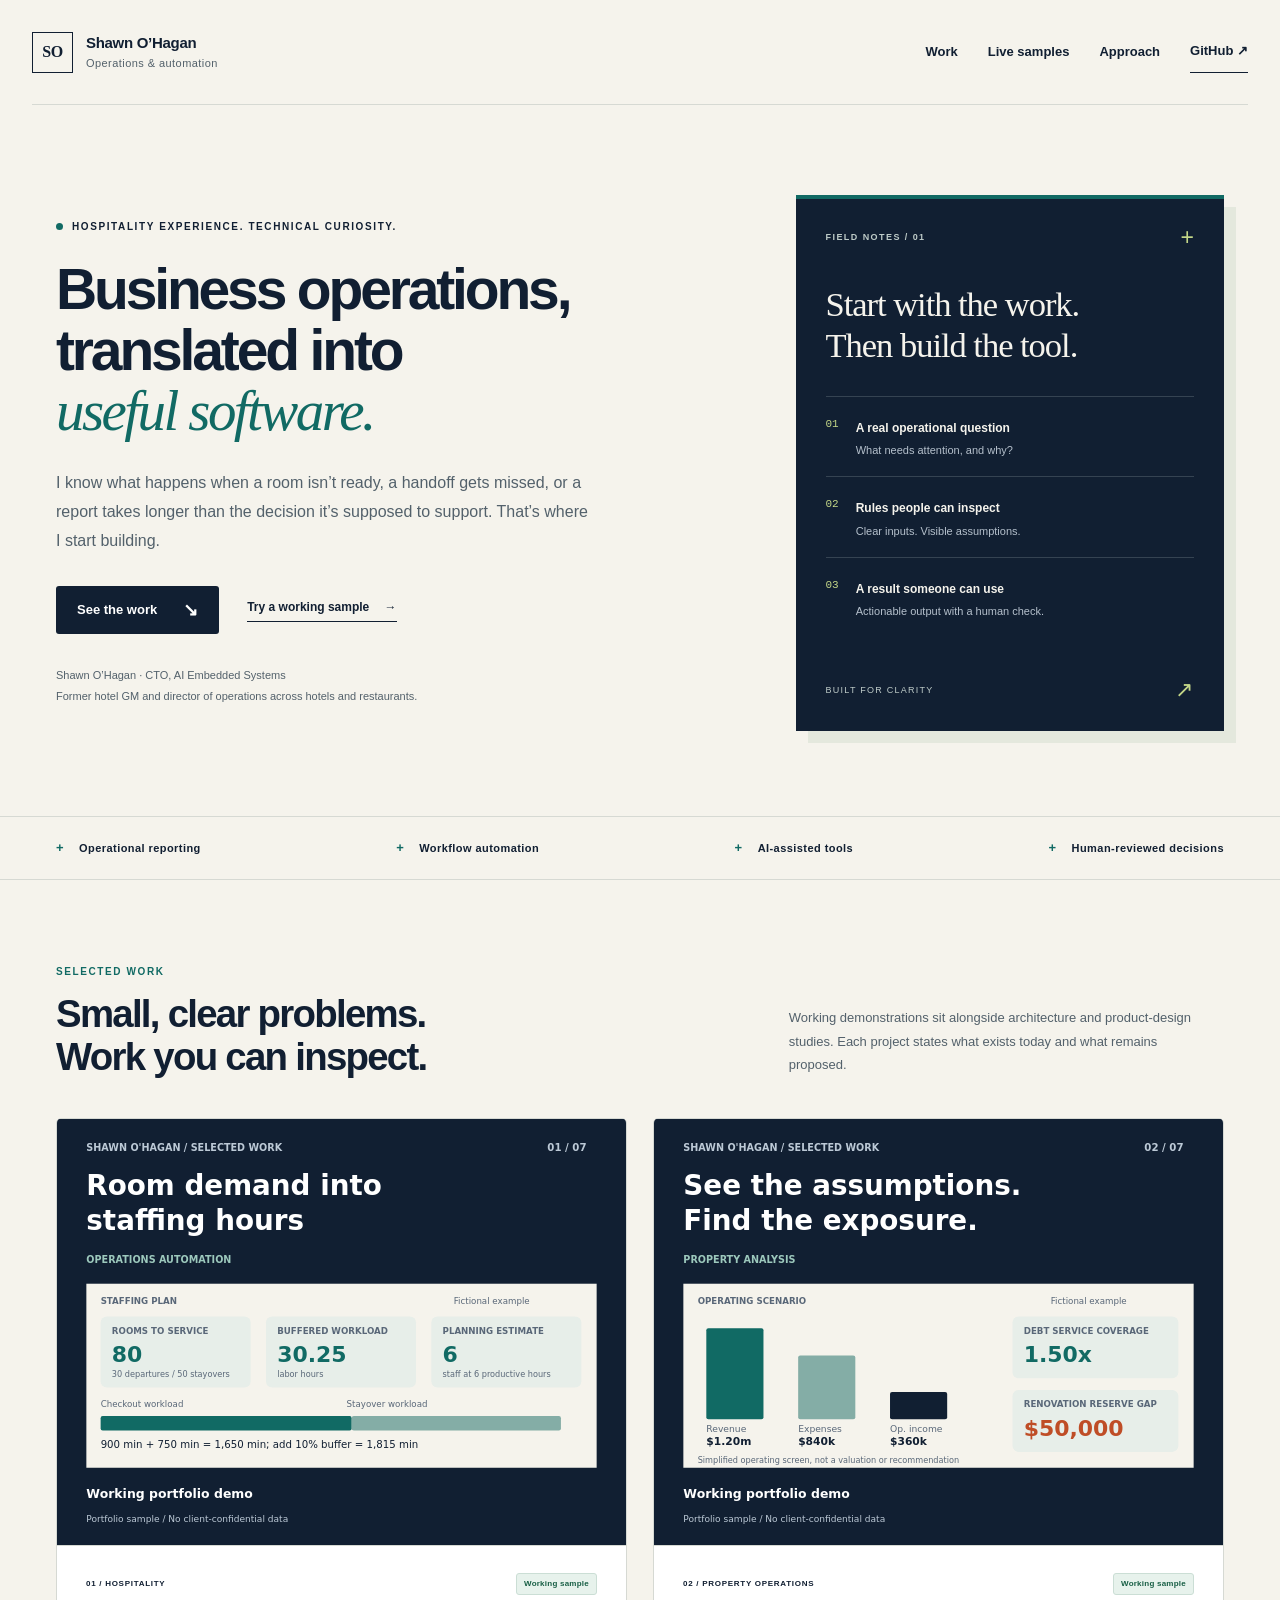
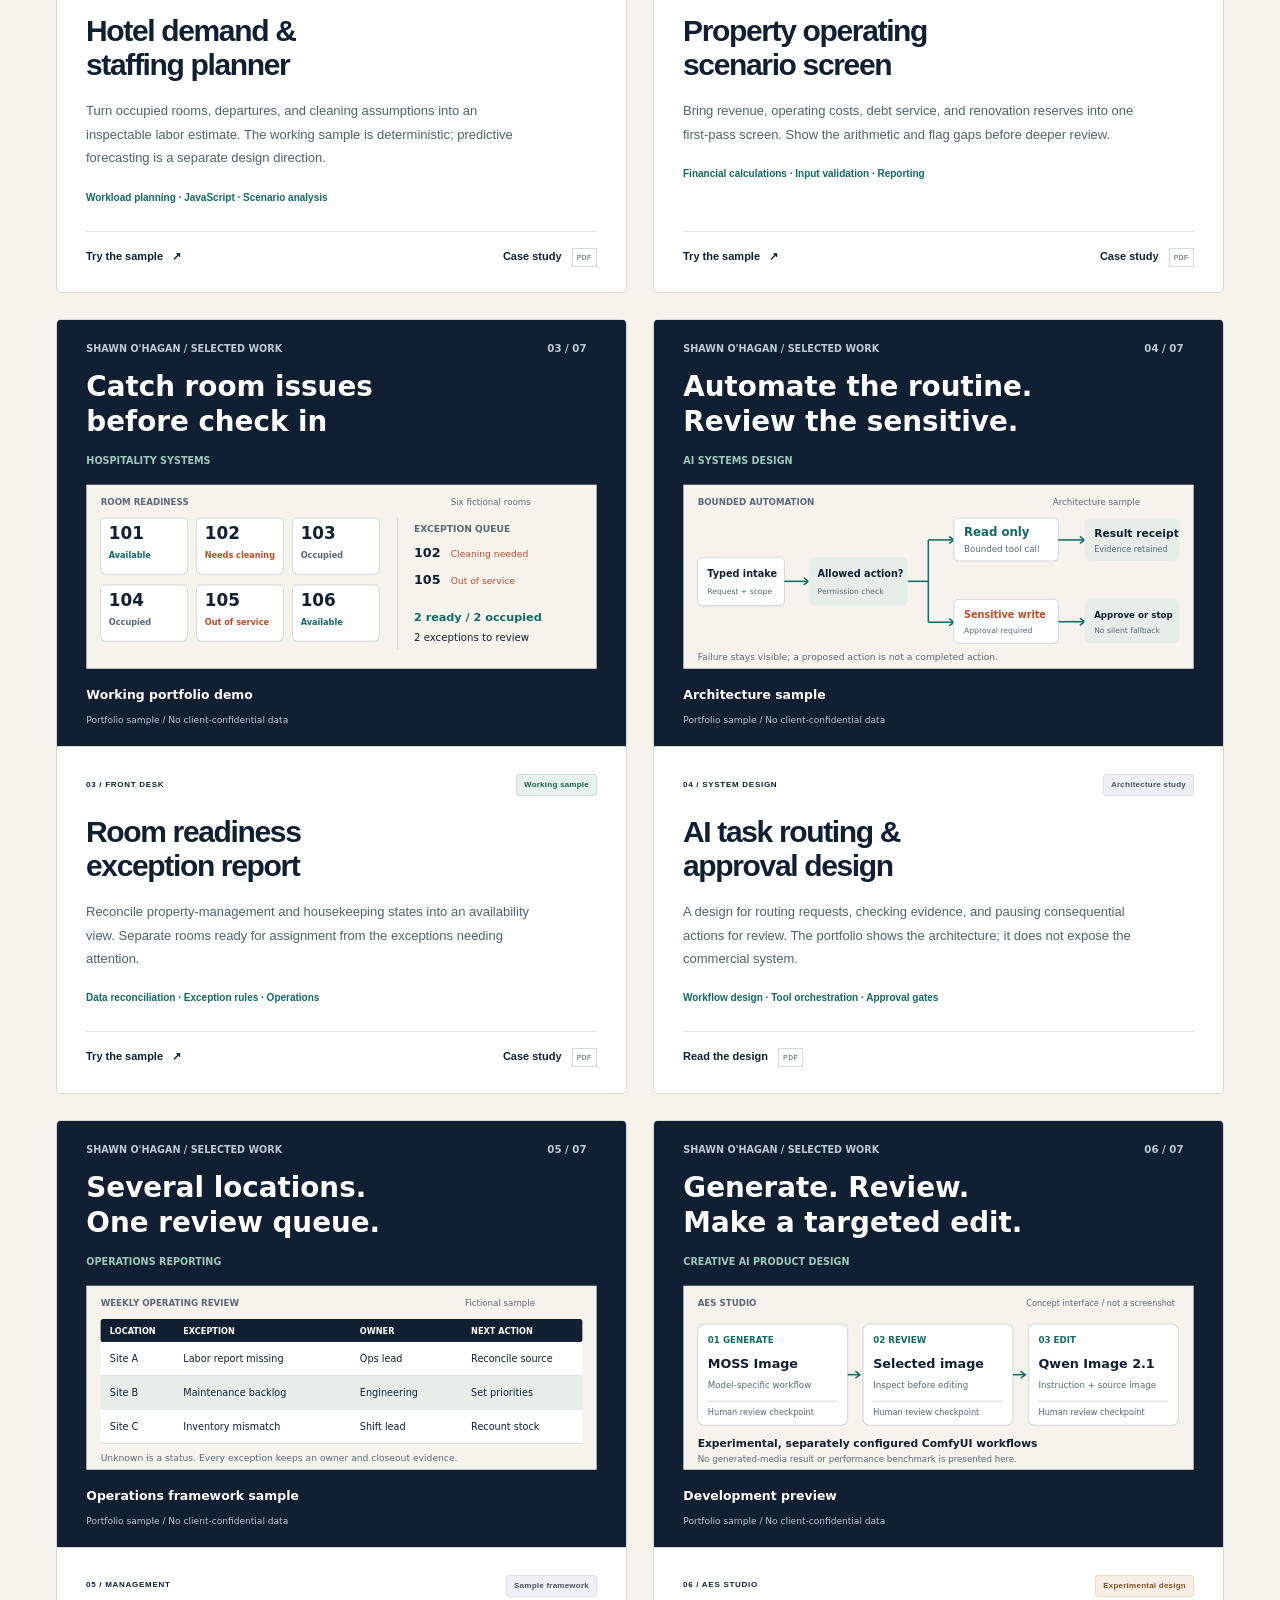
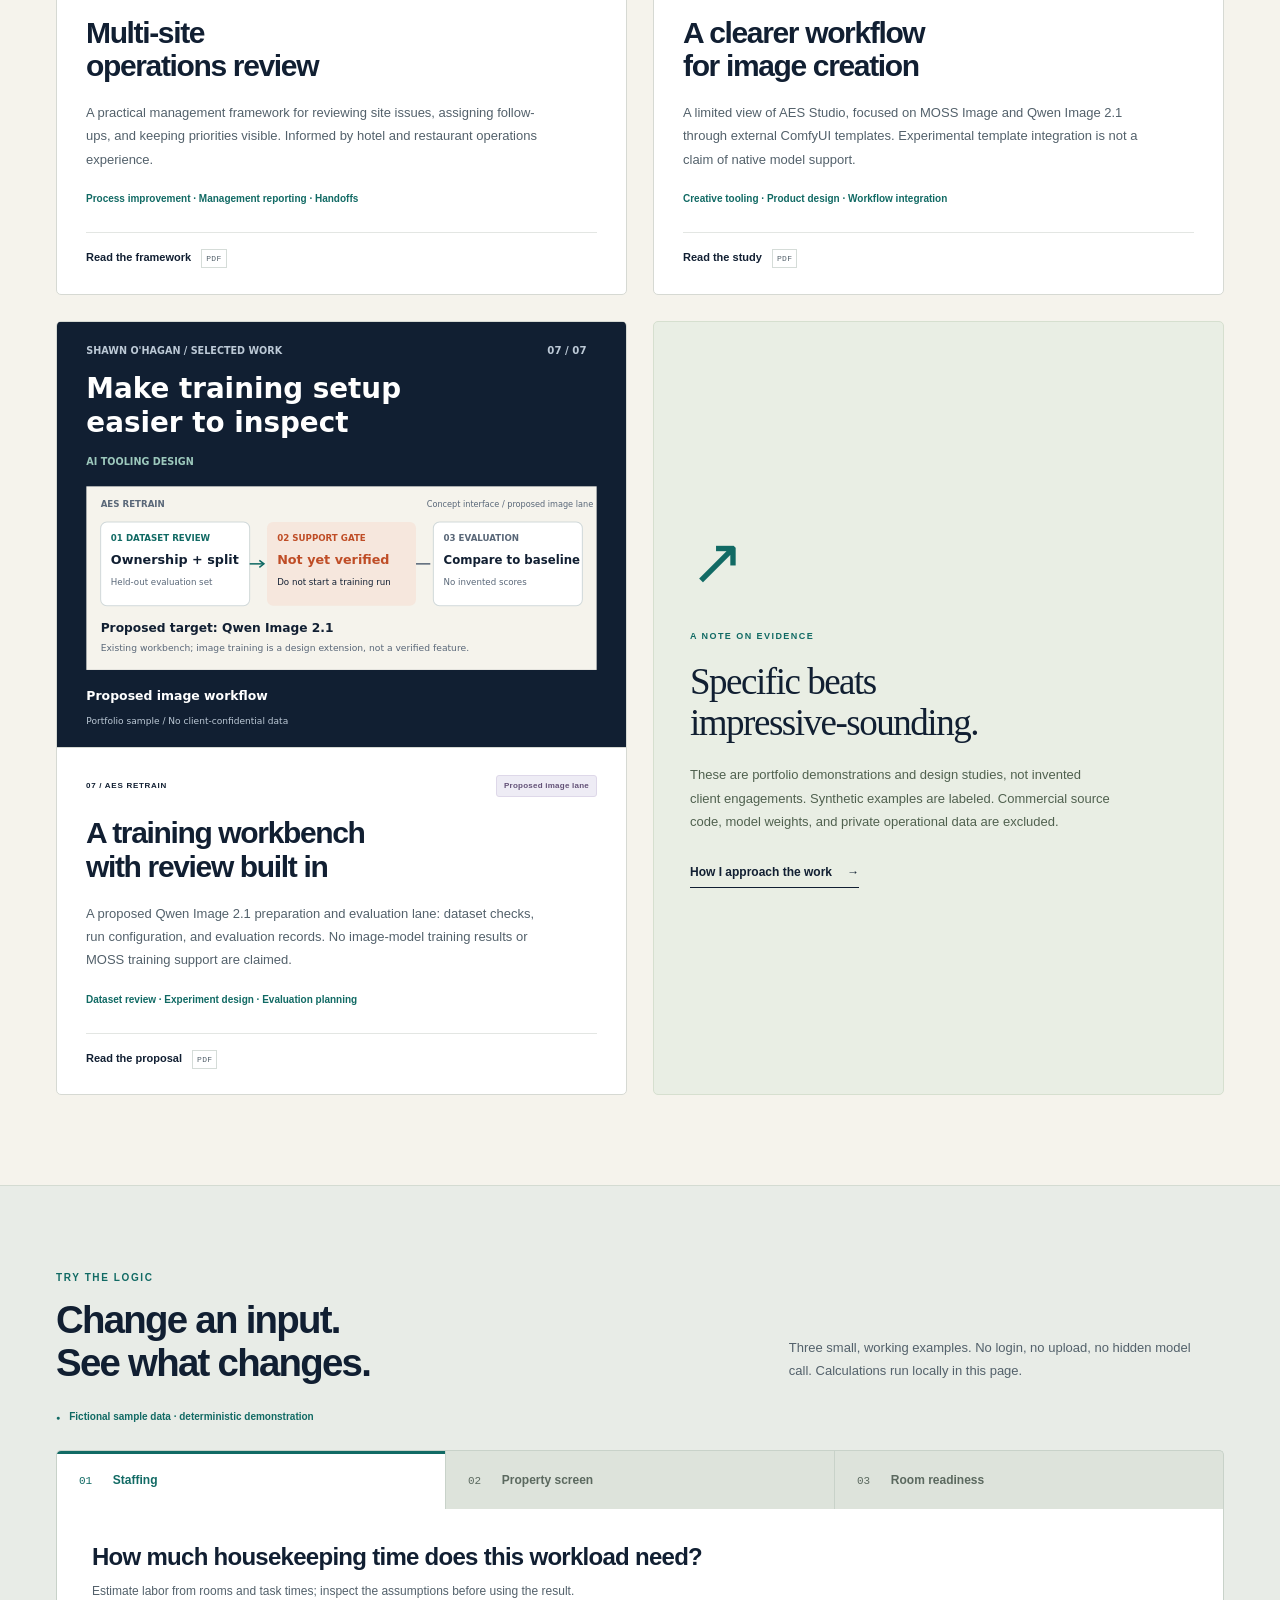
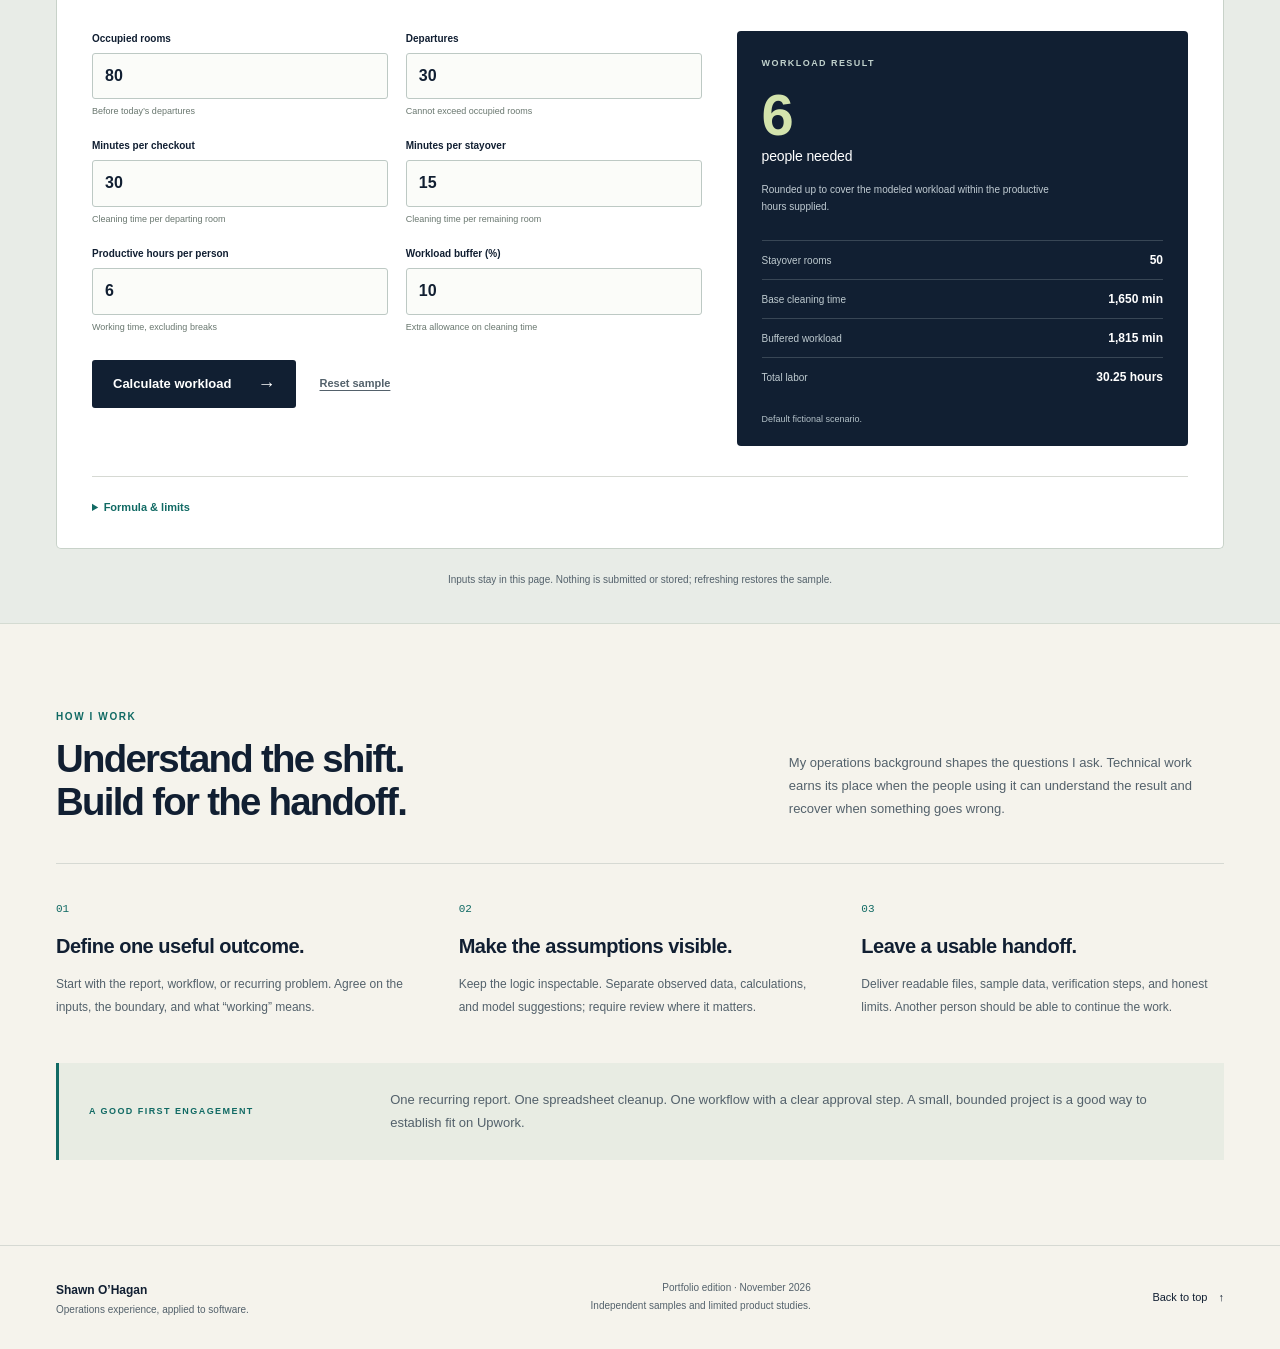
<file: index.html>
<!doctype html>
<html lang="en">
<head>
  <meta charset="utf-8">
  <meta name="viewport" content="width=device-width, initial-scale=1">
  <meta name="robots" content="index,follow">
  <meta name="description" content="Shawn O’Hagan — operations, automation, and AI workflow portfolio.">
  <meta http-equiv="refresh" content="0; url=projects/client-work-samples/">
  <link rel="canonical" href="https://nawnie.github.io/nawnie/projects/client-work-samples/">
  <title>Shawn O’Hagan — Selected Work</title>
  <style>body{font:17px/1.6 system-ui,-apple-system,Segoe UI,sans-serif;background:#f4f5f3;color:#142238;min-height:100vh;display:grid;place-items:center;margin:0}main{max-width:38rem;padding:2rem}a{color:#145fd1}h1{font-size:clamp(2rem,5vw,3rem);line-height:1.15}</style>
</head>
<body>
  <main>
    <p>SHAWN O’HAGAN / SELECTED WORK</p>
    <h1>Operations into useful software.</h1>
    <p>Opening the portfolio showcase. If your browser doesn’t redirect, <a href="projects/client-work-samples/">view the projects and interactive samples</a>.</p>
  </main>
</body>
</html>
</file>
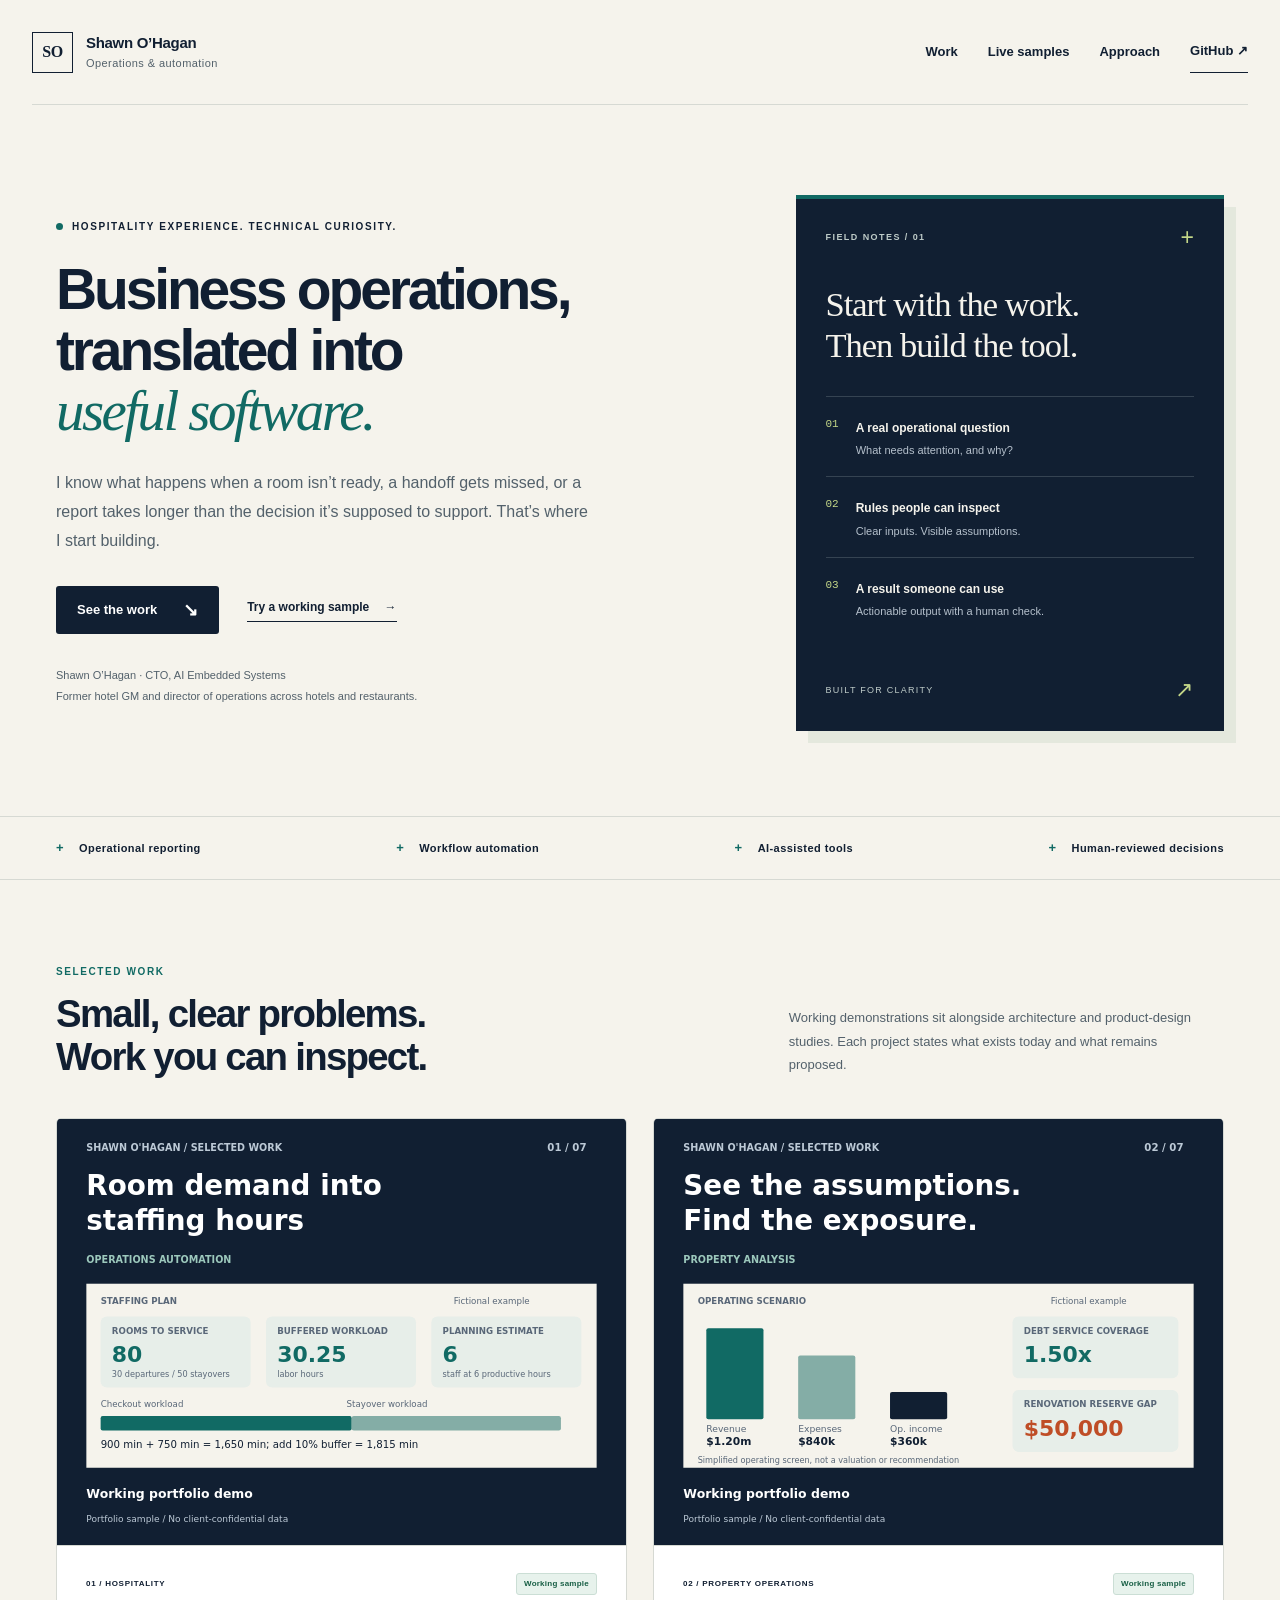
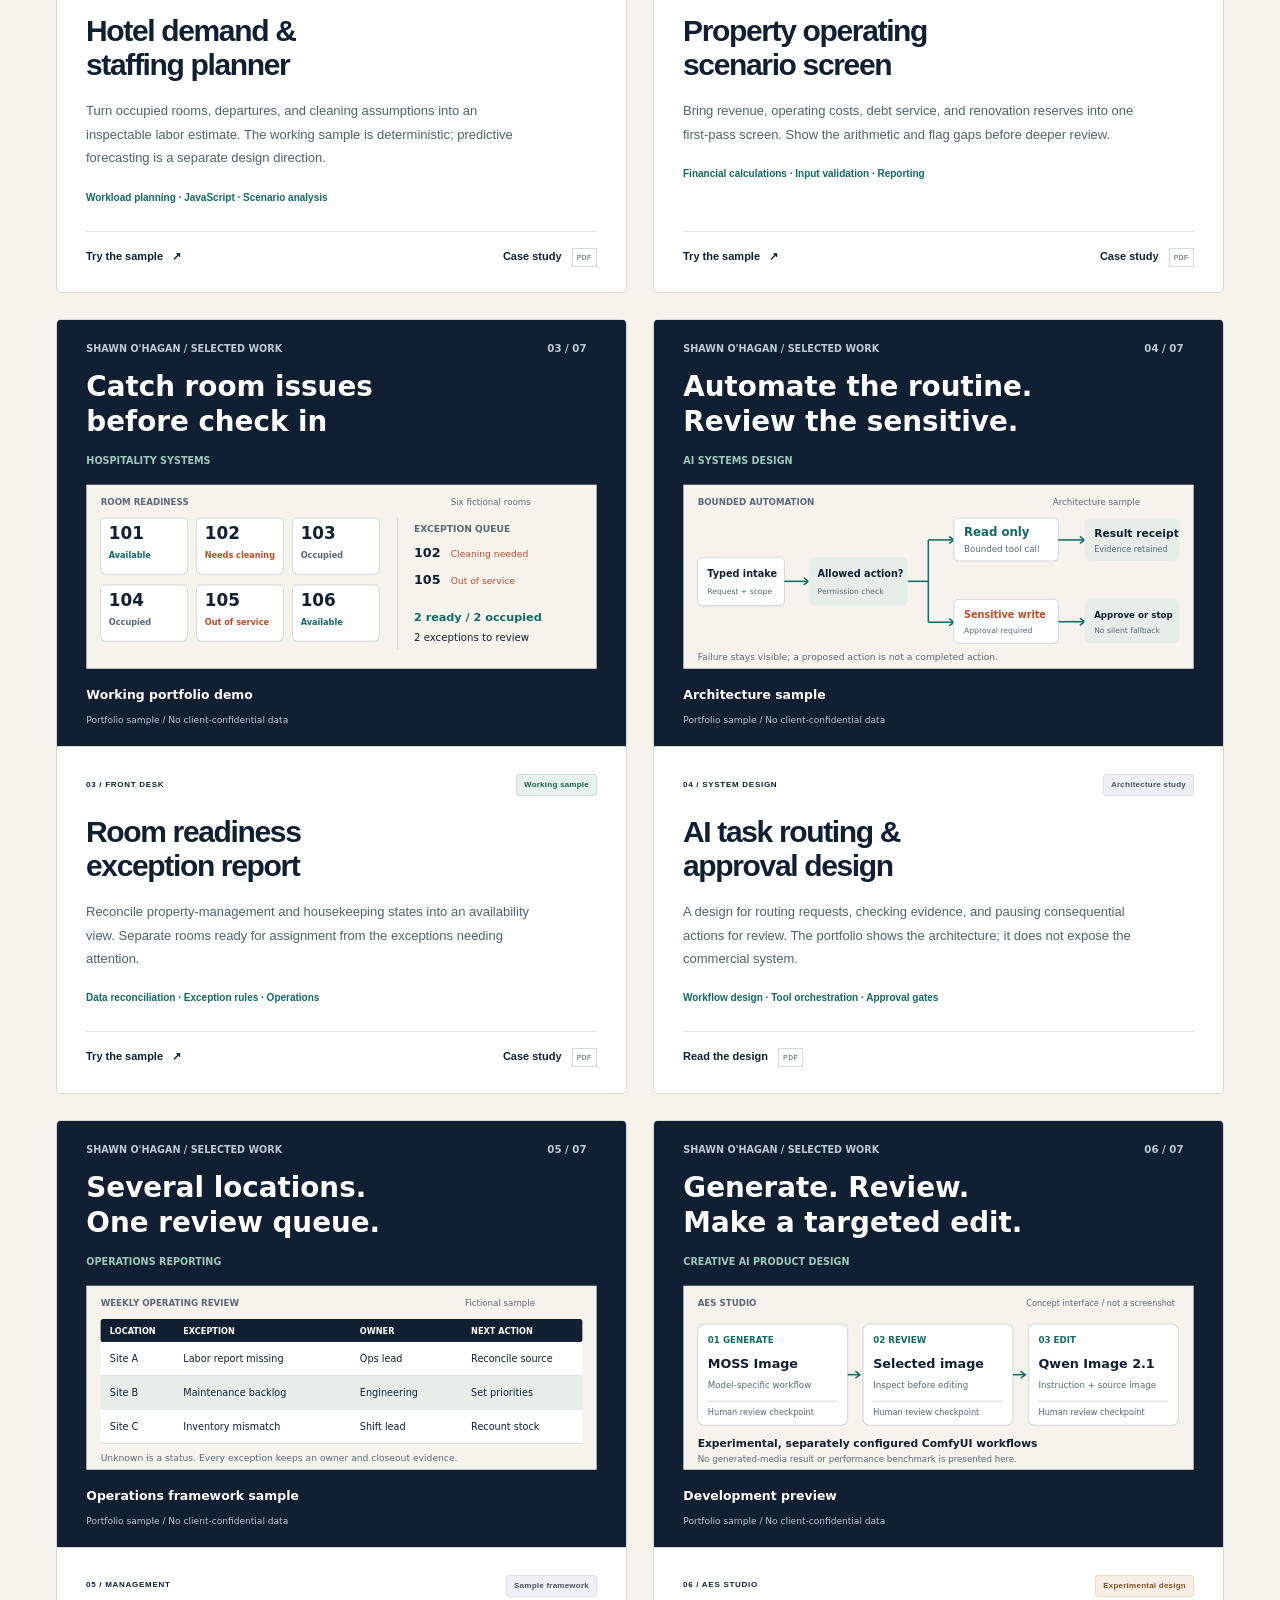
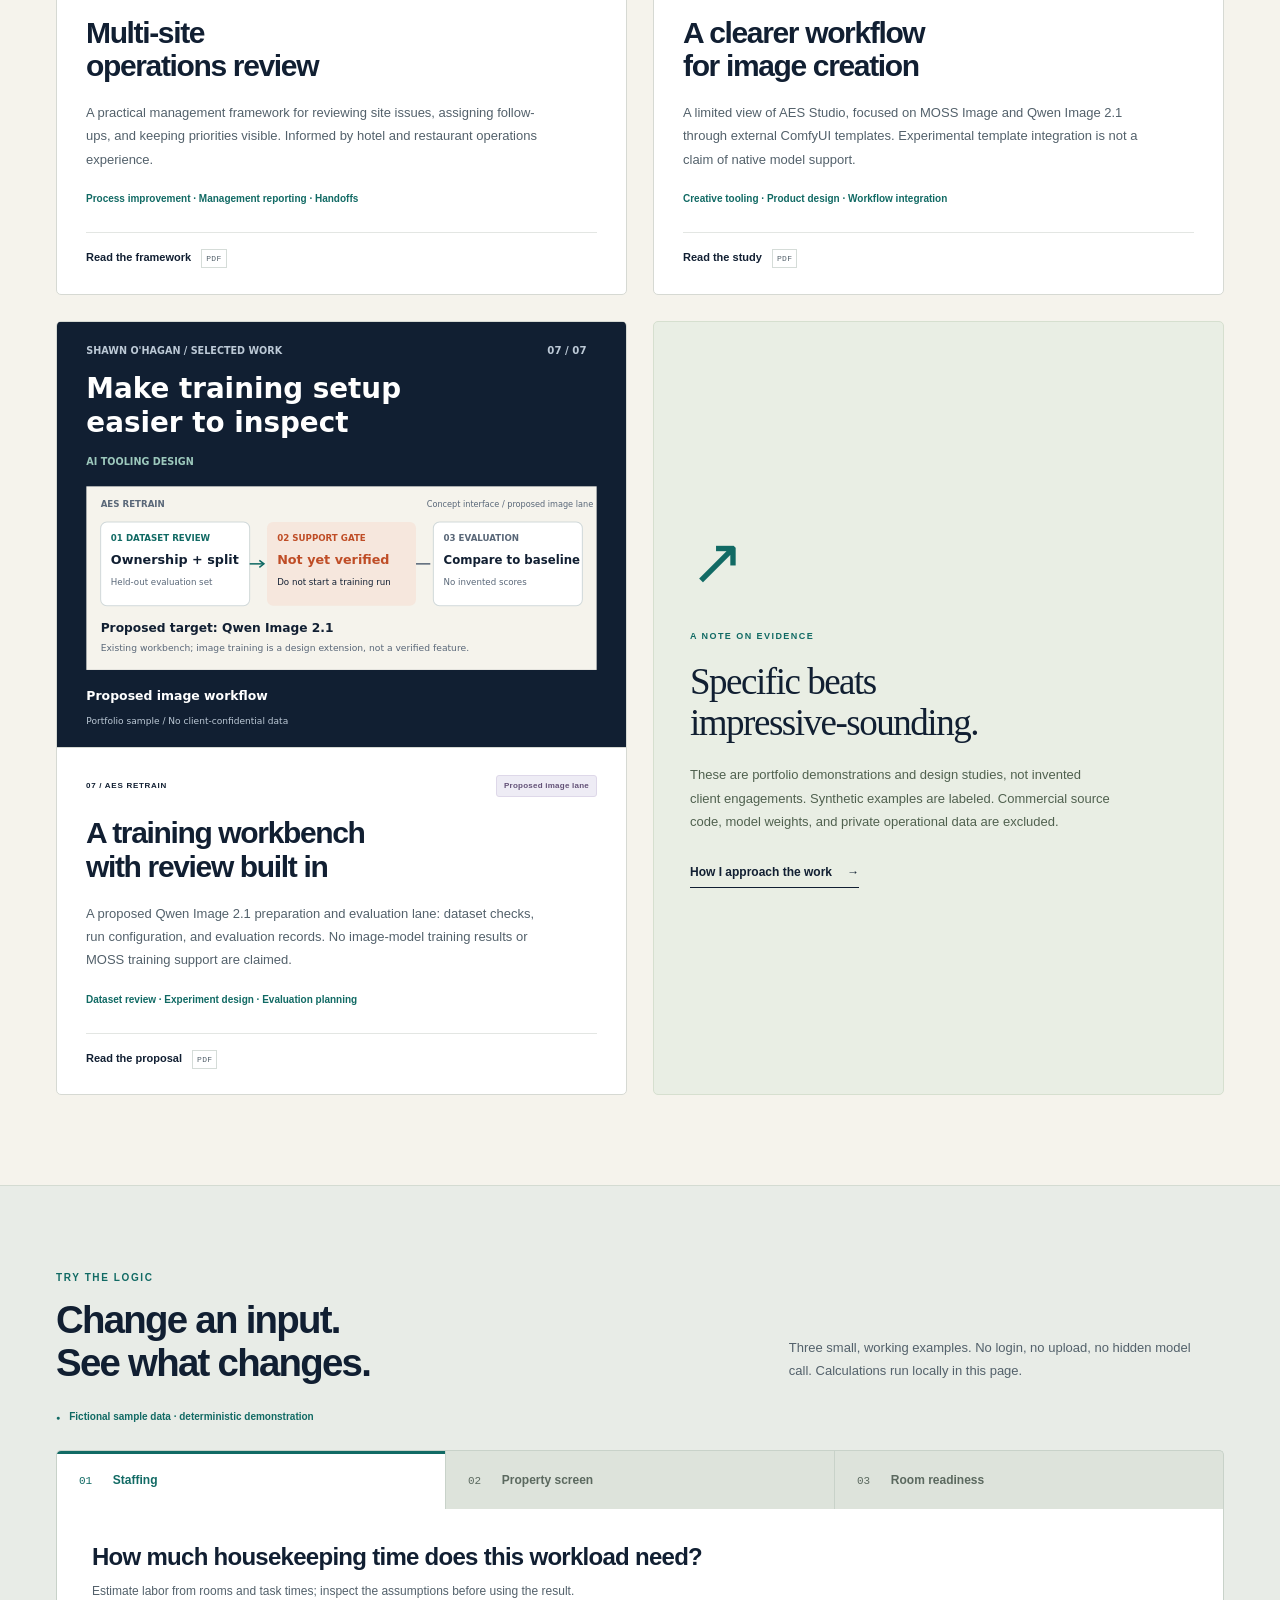
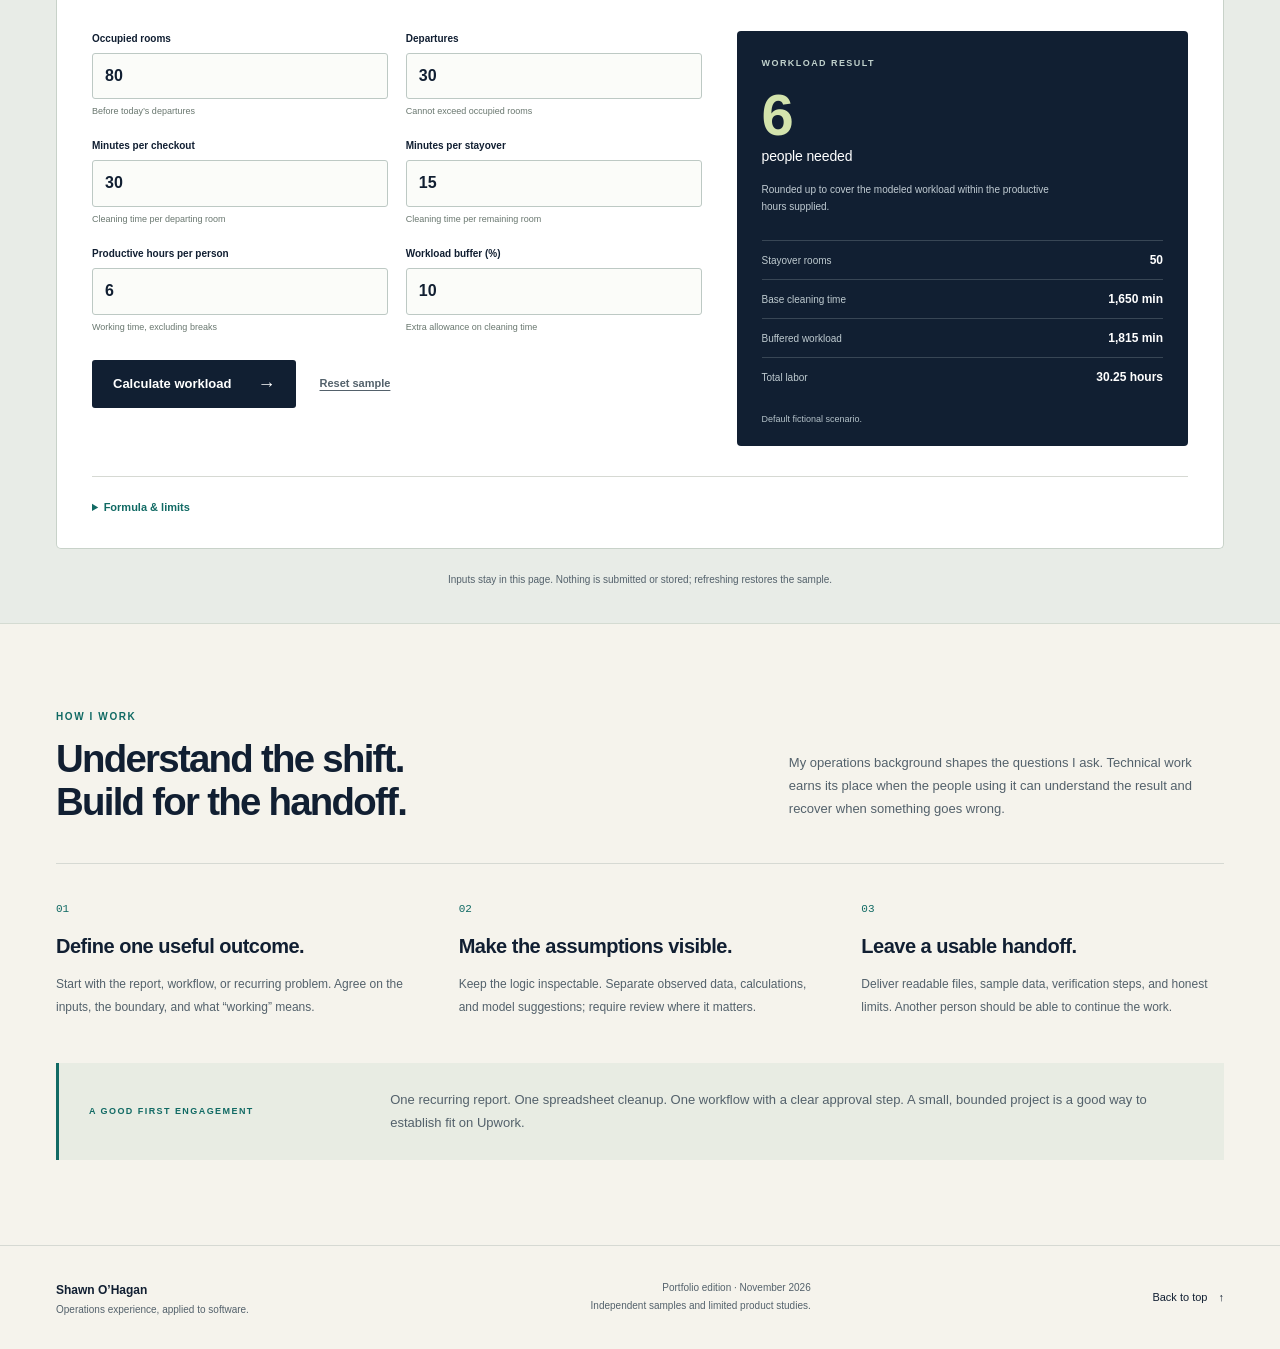
<file: projects/client-work-samples/index.html>
<!doctype html>
<html lang="en">
<head>
  <meta charset="utf-8">
  <meta name="viewport" content="width=device-width, initial-scale=1">
  <meta name="description" content="Shawn O’Hagan’s portfolio: hospitality operations, useful automation, and carefully scoped AI workflow design. Explore working samples and project case studies.">
  <meta name="theme-color" content="#111F32">
  <title>Shawn O’Hagan — Operations &amp; Automation</title>
  <link rel="stylesheet" href="styles.css">
  <script src="src/engine.js" defer></script>
  <script src="app.js" defer></script>
</head>
<body>
  <a class="skip-link" href="#main">Skip to content</a>
  <header class="site-header">
    <a class="wordmark" href="#top" aria-label="Shawn O’Hagan, back to top"><span class="monogram" aria-hidden="true">SO</span><span>Shawn O’Hagan<span class="wordmark-sub">Operations &amp; automation</span></span></a>
    <nav aria-label="Main navigation"><a href="#work">Work</a><a href="#demos">Live samples</a><a href="#approach">Approach</a><a id="github-header" class="github-only-link" href="https://github.com/nawnie" target="_blank" rel="noopener noreferrer">GitHub <span aria-hidden="true">↗</span><span class="sr-only"> (opens a new tab)</span></a></nav>
  </header>
  <main id="main">
    <section class="hero section-shell" id="top" aria-labelledby="hero-title">
      <div class="hero-copy"><p class="eyebrow"><span class="status-dot" aria-hidden="true"></span> Hospitality experience. Technical curiosity.</p><h1 id="hero-title">Business operations,<br>translated into<br><em>useful software.</em></h1><p class="hero-intro">I know what happens when a room isn’t ready, a handoff gets missed, or a report takes longer than the decision it’s supposed to support. That’s where I start building.</p><div class="hero-actions"><a class="button button-dark" href="#work">See the work <span aria-hidden="true">↘</span></a><a class="text-link" href="#demos">Try a working sample <span aria-hidden="true">→</span></a></div><p class="hero-footnote">Shawn O’Hagan · CTO, AI Embedded Systems<br>Former hotel GM and director of operations across hotels and restaurants.</p></div>
      <aside class="hero-board" aria-label="Portfolio overview">
        <div class="board-top"><span class="small-label">FIELD NOTES / 01</span><span class="board-marker" aria-hidden="true">+</span></div>
        <p class="board-title">Start with the work.<br>Then build the tool.</p>
        <ol class="board-steps"><li><span class="step-index">01</span><div><strong>A real operational question</strong><p>What needs attention, and why?</p></div></li><li><span class="step-index">02</span><div><strong>Rules people can inspect</strong><p>Clear inputs. Visible assumptions.</p></div></li><li><span class="step-index">03</span><div><strong>A result someone can use</strong><p>Actionable output with a human check.</p></div></li></ol>
        <div class="board-bottom"><span>BUILT FOR CLARITY</span><span aria-hidden="true">↗</span></div>
      </aside>
    </section>
    <div class="focus-strip" aria-label="Areas of work"><div class="section-shell"><span>Operational reporting</span><span>Workflow automation</span><span>AI-assisted tools</span><span>Human-reviewed decisions</span></div></div>
    <section class="section-shell work-section" id="work" aria-labelledby="work-title">
      <div class="section-heading"><div><p class="eyebrow">SELECTED WORK</p><h2 id="work-title">Small, clear problems.<br>Work you can inspect.</h2></div><p>Working demonstrations sit alongside architecture and product-design studies. Each project states what exists today and what remains proposed.</p></div>
      <div class="project-grid">
        <article class="project-card featured-card"><a class="project-cover" href="case-studies/01_predictive_operations.pdf" aria-label="Read Hotel demand and staffing planner case study PDF"><img src="assets/01_predictive_operations.svg" width="1000" height="750" alt="Hotel demand and staffing planner project cover" loading="lazy"></a><div class="project-body"><div class="project-meta"><span>01 / HOSPITALITY</span><span class="badge badge-working">Working sample</span></div><h3>Hotel demand &amp;<br>staffing planner</h3><p>Turn occupied rooms, departures, and cleaning assumptions into an inspectable labor estimate. The working sample is deterministic; predictive forecasting is a separate design direction.</p><p class="project-tags">Workload planning · JavaScript · Scenario analysis</p><div class="project-links"><a href="#demos" data-demo-link="staffing">Try the sample <span aria-hidden="true">↗</span></a><a href="case-studies/01_predictive_operations.pdf">Case study <span class="file-label">PDF</span></a></div></div></article>
        <article class="project-card"><a class="project-cover" href="case-studies/02_property_due_diligence.pdf" aria-label="Read Property operating scenario screen case study PDF"><img src="assets/02_property_due_diligence.svg" width="1000" height="750" alt="Property operating scenario screen project cover" loading="lazy"></a><div class="project-body"><div class="project-meta"><span>02 / PROPERTY OPERATIONS</span><span class="badge badge-working">Working sample</span></div><h3>Property operating<br>scenario screen</h3><p>Bring revenue, operating costs, debt service, and renovation reserves into one first-pass screen. Show the arithmetic and flag gaps before deeper review.</p><p class="project-tags">Financial calculations · Input validation · Reporting</p><div class="project-links"><a href="#demos" data-demo-link="property">Try the sample <span aria-hidden="true">↗</span></a><a href="case-studies/02_property_due_diligence.pdf">Case study <span class="file-label">PDF</span></a></div></div></article>
        <article class="project-card"><a class="project-cover" href="case-studies/03_property_management.pdf" aria-label="Read Room readiness exception report case study PDF"><img src="assets/03_property_management.svg" width="1000" height="750" alt="Room readiness exception report project cover" loading="lazy"></a><div class="project-body"><div class="project-meta"><span>03 / FRONT DESK</span><span class="badge badge-working">Working sample</span></div><h3>Room readiness<br>exception report</h3><p>Reconcile property-management and housekeeping states into an availability view. Separate rooms ready for assignment from the exceptions needing attention.</p><p class="project-tags">Data reconciliation · Exception rules · Operations</p><div class="project-links"><a href="#demos" data-demo-link="rooms">Try the sample <span aria-hidden="true">↗</span></a><a href="case-studies/03_property_management.pdf">Case study <span class="file-label">PDF</span></a></div></div></article>
        <article class="project-card"><a class="project-cover" href="case-studies/04_ai_workflow.pdf" aria-label="Read AI task routing and approval design case study PDF"><img src="assets/04_ai_workflow.svg" width="1000" height="750" alt="AI task routing and approval design project cover" loading="lazy"></a><div class="project-body"><div class="project-meta"><span>04 / SYSTEM DESIGN</span><span class="badge">Architecture study</span></div><h3>AI task routing &amp;<br>approval design</h3><p>A design for routing requests, checking evidence, and pausing consequential actions for review. The portfolio shows the architecture; it does not expose the commercial system.</p><p class="project-tags">Workflow design · Tool orchestration · Approval gates</p><div class="project-links"><a href="case-studies/04_ai_workflow.pdf">Read the design <span class="file-label">PDF</span></a></div></div></article>
        <article class="project-card"><a class="project-cover" href="case-studies/05_multilocation_operations.pdf" aria-label="Read Multi-site operations review case study PDF"><img src="assets/05_multilocation_operations.svg" width="1000" height="750" alt="Multi-site operations review project cover" loading="lazy"></a><div class="project-body"><div class="project-meta"><span>05 / MANAGEMENT</span><span class="badge">Sample framework</span></div><h3>Multi-site<br>operations review</h3><p>A practical management framework for reviewing site issues, assigning follow-ups, and keeping priorities visible. Informed by hotel and restaurant operations experience.</p><p class="project-tags">Process improvement · Management reporting · Handoffs</p><div class="project-links"><a href="case-studies/05_multilocation_operations.pdf">Read the framework <span class="file-label">PDF</span></a></div></div></article>
        <article class="project-card"><a class="project-cover" href="case-studies/06_aes_studio.pdf" aria-label="Read AES Studio media workflow design case study PDF"><img src="assets/06_aes_studio.svg" width="1000" height="750" alt="AES Studio media workflow design project cover" loading="lazy"></a><div class="project-body"><div class="project-meta"><span>06 / AES STUDIO</span><span class="badge badge-experimental">Experimental design</span></div><h3>A clearer workflow<br>for image creation</h3><p>A limited view of AES Studio, focused on MOSS Image and Qwen Image 2.1 through external ComfyUI templates. Experimental template integration is not a claim of native model support.</p><p class="project-tags">Creative tooling · Product design · Workflow integration</p><div class="project-links"><a href="case-studies/06_aes_studio.pdf">Read the study <span class="file-label">PDF</span></a></div></div></article>
        <article class="project-card"><a class="project-cover" href="case-studies/07_aes_retrain.pdf" aria-label="Read AES ReTrain training workbench case study PDF"><img src="assets/07_aes_retrain.svg" width="1000" height="750" alt="AES ReTrain training workbench project cover" loading="lazy"></a><div class="project-body"><div class="project-meta"><span>07 / AES RETRAIN</span><span class="badge badge-proposed">Proposed image lane</span></div><h3>A training workbench<br>with review built in</h3><p>A proposed Qwen Image 2.1 preparation and evaluation lane: dataset checks, run configuration, and evaluation records. No image-model training results or MOSS training support are claimed.</p><p class="project-tags">Dataset review · Experiment design · Evaluation planning</p><div class="project-links"><a href="case-studies/07_aes_retrain.pdf">Read the proposal <span class="file-label">PDF</span></a></div></div></article>
        <aside class="portfolio-note"><span class="note-mark" aria-hidden="true">↗</span><p class="eyebrow">A NOTE ON EVIDENCE</p><h3>Specific beats<br>impressive-sounding.</h3><p>These are portfolio demonstrations and design studies, not invented client engagements. Synthetic examples are labeled. Commercial source code, model weights, and private operational data are excluded.</p><a class="text-link" href="#approach">How I approach the work <span aria-hidden="true">→</span></a></aside>
      </div>
    </section>
    <section class="demo-section" id="demos" aria-labelledby="demos-title"><div class="section-shell">
      <div class="section-heading"><div><p class="eyebrow">TRY THE LOGIC</p><h2 id="demos-title">Change an input.<br>See what changes.</h2></div><p>Three small, working examples. No login, no upload, no hidden model call. Calculations run locally in this page.</p></div>
      <p class="demo-disclosure"><span aria-hidden="true">●</span> Fictional sample data · deterministic demonstration</p>
      <noscript><p class="notice">Enable JavaScript to use the interactive samples. The project case-study PDFs remain available above.</p></noscript>
      <p id="engine-error" class="notice" role="alert" hidden>The calculation engine could not load. Keep this page with its src folder, then reopen it. The case-study PDFs remain available.</p>
      <div class="demo-tabs" role="tablist" aria-label="Working demonstrations"><button id="tab-staffing" role="tab" aria-controls="panel-staffing" aria-selected="true" tabindex="0" data-tab="staffing">01 <span>Staffing</span></button><button id="tab-property" role="tab" aria-controls="panel-property" aria-selected="false" tabindex="-1" data-tab="property">02 <span>Property screen</span></button><button id="tab-rooms" role="tab" aria-controls="panel-rooms" aria-selected="false" tabindex="-1" data-tab="rooms">03 <span>Room readiness</span></button></div>
      <div class="demo-panel" id="panel-staffing" role="tabpanel" aria-labelledby="tab-staffing" tabindex="0">
        <div class="demo-topline"><h3>How much housekeeping time does this workload need?</h3><p>Estimate labor from rooms and task times; inspect the assumptions before using the result.</p></div>
        <div class="demo-layout"><form id="staffing-form" novalidate><div class="input-grid">
          <label for="occupiedRooms">Occupied rooms<input id="occupiedRooms" name="occupiedRooms" type="number" inputmode="numeric" min="0" max="1000000" step="1" value="80" required><span>Before today’s departures</span></label>
          <label for="departures">Departures<input id="departures" name="departures" type="number" inputmode="numeric" min="0" max="1000000" step="1" value="30" required><span>Cannot exceed occupied rooms</span></label>
          <label for="checkoutMinutes">Minutes per checkout<input id="checkoutMinutes" name="checkoutMinutes" type="number" inputmode="decimal" min="0" max="1440" step="any" value="30" required><span>Cleaning time per departing room</span></label>
          <label for="stayoverMinutes">Minutes per stayover<input id="stayoverMinutes" name="stayoverMinutes" type="number" inputmode="decimal" min="0" max="1440" step="any" value="15" required><span>Cleaning time per remaining room</span></label>
          <label for="productiveHours">Productive hours per person<input id="productiveHours" name="productiveHours" type="number" inputmode="decimal" min="0.01" max="24" step="any" value="6" required><span>Working time, excluding breaks</span></label>
          <label for="bufferPct">Workload buffer (%)<input id="bufferPct" name="bufferPct" type="number" inputmode="decimal" min="0" max="100" step="any" value="10" required><span>Extra allowance on cleaning time</span></label>
        </div><div class="form-actions"><button class="button button-dark" type="submit">Calculate workload <span aria-hidden="true">→</span></button><button class="reset-button" type="reset">Reset sample</button></div><p class="form-error" id="staffing-error" role="alert" hidden></p></form>
        <div class="result-box" aria-live="polite" aria-atomic="true" id="staffing-results"><p class="small-label">WORKLOAD RESULT</p><p class="result-big"><span id="staff-result-count">6</span><span>people needed</span></p><p class="result-explanation">Rounded up to cover the modeled workload within the productive hours supplied.</p><dl class="result-details"><div><dt>Stayover rooms</dt><dd id="staff-result-stayovers">50</dd></div><div><dt>Base cleaning time</dt><dd id="staff-result-base">1,650 min</dd></div><div><dt>Buffered workload</dt><dd id="staff-result-adjusted">1,815 min</dd></div><div><dt>Total labor</dt><dd id="staff-result-hours">30.25 hours</dd></div></dl><p class="result-updated" id="staffing-update">Default fictional scenario.</p></div></div>
        <details class="method"><summary>Formula &amp; limits</summary><p>Stayovers = occupied rooms − departures. Base minutes = departures × checkout minutes + stayovers × stayover minutes. Add the percentage buffer, divide by 60 for labor hours, then divide by productive hours per person and round up.</p><p>This is a workload calculator, not a demand forecast, optimized schedule, staffing guarantee, or labor-compliance tool. It excludes non-room work unless covered by the stated assumptions.</p></details>
      </div>
      <div class="demo-panel" id="panel-property" role="tabpanel" aria-labelledby="tab-property" tabindex="0" hidden>
        <div class="demo-topline"><h3>Where does the operating scenario need a closer look?</h3><p>Make a first-pass operating comparison, with debt coverage and renovation funding shown separately.</p></div>
        <div class="demo-layout"><form id="property-form" novalidate><div class="input-grid">
          <label for="annualRevenue">Annual revenue (USD)<input id="annualRevenue" name="annualRevenue" type="number" inputmode="decimal" min="0" max="1000000000000" step="any" value="1200000" required></label>
          <label for="operatingExpenses">Annual operating expenses (USD)<input id="operatingExpenses" name="operatingExpenses" type="number" inputmode="decimal" min="0" max="1000000000000" step="any" value="840000" required><span>Excludes the debt service below</span></label>
          <label for="annualDebtService">Annual debt service (USD)<input id="annualDebtService" name="annualDebtService" type="number" inputmode="decimal" min="0" max="1000000000000" step="any" value="240000" required></label>
          <label for="renovationBudget">Renovation budget (USD)<input id="renovationBudget" name="renovationBudget" type="number" inputmode="decimal" min="0" max="1000000000000" step="any" value="150000" required></label>
          <label for="reserveCash">Cash allocated to renovation (USD)<input id="reserveCash" name="reserveCash" type="number" inputmode="decimal" min="0" max="1000000000000" step="any" value="100000" required><span>Not a statement of available financing</span></label>
        </div><div class="form-actions"><button class="button button-dark" type="submit">Run the screen <span aria-hidden="true">→</span></button><button class="reset-button" type="reset">Reset sample</button></div><p class="form-error" id="property-error" role="alert" hidden></p></form>
        <div class="result-box" aria-live="polite" aria-atomic="true" id="property-results"><p class="small-label">OPERATING SCREEN</p><p class="result-big"><span id="property-result-dscr">1.50×</span><span>debt-service coverage</span></p><dl class="result-details"><div><dt>Net operating income</dt><dd id="property-result-noi">$360,000.00</dd></div><div><dt>Renovation reserve gap</dt><dd id="property-result-gap">$50,000.00</dd></div></dl><div class="flag-box"><p class="small-label">REVIEW FLAGS</p><ul id="property-flags"><li>Renovation budget exceeds the cash allocated.</li></ul></div><p class="result-updated" id="property-update">Default fictional scenario.</p></div></div>
        <details class="method"><summary>Formula &amp; limits</summary><p>Net operating income = annual revenue − operating expenses. Debt-service coverage ratio = net operating income ÷ annual debt service; the ratio is not calculated when debt service is zero. Renovation reserve gap = the greater of zero or renovation budget − allocated cash.</p><p>This educational sample is not a valuation, underwriting decision, financing commitment, or investment recommendation. It does not model taxes, depreciation, acquisition costs, timing, or a complete capital structure. Flags are prompts for review, not a buy/sell verdict.</p></details>
      </div>
      <div class="demo-panel" id="panel-rooms" role="tabpanel" aria-labelledby="tab-rooms" tabindex="0" hidden>
        <div class="demo-topline"><h3>Which rooms are actually ready to assign?</h3><p>Change either source state and reconcile the sample. Out-of-service takes precedence; occupied rooms never become available merely because they are clean.</p></div>
        <form id="rooms-form"><div class="room-layout"><div class="table-scroll" tabindex="0" role="region" aria-label="Editable fictional room inventory"><table class="rooms-table"><caption class="sr-only">Six fictional rooms with editable property-management and housekeeping states</caption><thead><tr><th scope="col">Room</th><th scope="col">PMS state</th><th scope="col">Housekeeping</th><th scope="col">Reconciled</th></tr></thead><tbody id="room-inputs"></tbody></table></div><div class="result-box room-result" id="room-results" aria-live="polite" aria-atomic="true"><p class="small-label">AVAILABILITY CHECK</p><p class="result-big"><span id="room-result-available">2</span><span>rooms available</span></p><dl class="result-details"><div><dt>Rooms checked</dt><dd id="room-result-total">6</dd></div><div><dt>PMS occupied</dt><dd id="room-result-occupied">2</dd></div><div><dt>Exceptions to review</dt><dd id="room-result-exceptions">2</dd></div></dl><p class="room-ready-list">Ready: <strong id="room-result-ids">101, 106</strong></p><p class="result-updated" id="rooms-update">Default fictional scenario.</p></div></div><div class="form-actions"><button class="button button-dark" type="submit">Reconcile rooms <span aria-hidden="true">→</span></button><button class="reset-button" type="reset">Reset sample</button></div><p class="form-error" id="rooms-error" role="alert" hidden></p></form>
        <details class="method"><summary>Rules &amp; limits</summary><p>Rule order: out of service → occupied → vacant and dirty (not ready) → vacant and clean (available). An out-of-service room is flagged even if the PMS also reports it occupied. The PMS occupied count is independent of that priority.</p><p>This sample reconciles six manually supplied rows. It does not connect to a live PMS, inspect rooms, change reservations, or replace operational confirmation.</p></details>
      </div>
      <p class="privacy-note">Inputs stay in this page. Nothing is submitted or stored; refreshing restores the sample.</p>
    </div></section>
    <section class="section-shell approach-section" id="approach" aria-labelledby="approach-title"><div class="section-heading"><div><p class="eyebrow">HOW I WORK</p><h2 id="approach-title">Understand the shift.<br>Build for the handoff.</h2></div><p>My operations background shapes the questions I ask. Technical work earns its place when the people using it can understand the result and recover when something goes wrong.</p></div><div class="principles"><article><span class="principle-number">01</span><h3>Define one useful outcome.</h3><p>Start with the report, workflow, or recurring problem. Agree on the inputs, the boundary, and what “working” means.</p></article><article><span class="principle-number">02</span><h3>Make the assumptions visible.</h3><p>Keep the logic inspectable. Separate observed data, calculations, and model suggestions; require review where it matters.</p></article><article><span class="principle-number">03</span><h3>Leave a usable handoff.</h3><p>Deliver readable files, sample data, verification steps, and honest limits. Another person should be able to continue the work.</p></article></div><div class="scope-note"><p class="small-label">A GOOD FIRST ENGAGEMENT</p><p>One recurring report. One spreadsheet cleanup. One workflow with a clear approval step. A small, bounded project is a good way to establish fit on Upwork.</p></div></section>
  </main>
  <footer class="site-footer"><div class="section-shell"><div><strong>Shawn O’Hagan</strong><p>Operations experience, applied to software.</p></div><div class="footer-note"><p>Portfolio edition · November 2026</p><p>Independent samples and limited product studies.</p></div><a class="back-top" href="#top">Back to top <span aria-hidden="true">↑</span></a></div></footer>
</body>
</html>
</file>
<file: projects/client-work-samples/styles.css>
:root{--ink:#111f32;--paper:#f5f3ec;--teal:#116a64;--orange:#cb5b32;--line:#d6d9d3;--muted:#53616b;--white:#fff;--soft:#e9eee7;--sans:Inter,-apple-system,BlinkMacSystemFont,"Segoe UI",Arial,sans-serif;--serif:Georgia,"Times New Roman",serif}
*{box-sizing:border-box}html{scroll-behavior:smooth;scroll-padding-top:6rem}body{margin:0;background:var(--paper);color:var(--ink);font:16px/1.6 var(--sans);-webkit-font-smoothing:antialiased}a{color:inherit}button,input,select{font:inherit}button,a,input,select,summary{-webkit-tap-highlight-color:transparent}button{cursor:pointer}button:disabled{cursor:not-allowed}img{display:block;max-width:100%;height:auto}h1,h2,h3,p{margin:0}h1,h2,h3{line-height:1.12;letter-spacing:-.045em}p{overflow-wrap:break-word}a,button{touch-action:manipulation}a:focus-visible,button:focus-visible,summary:focus-visible,[tabindex]:focus-visible{outline:3px solid var(--orange);outline-offset:5px}input:focus-visible,select:focus-visible{outline:3px solid var(--teal);outline-offset:2px}[hidden]{display:none!important}.sr-only{position:absolute;width:1px;height:1px;padding:0;margin:-1px;overflow:hidden;clip:rect(0,0,0,0);white-space:nowrap;border:0}.section-shell{width:min(1240px,calc(100% - 112px));margin-inline:auto}.skip-link{position:fixed;top:12px;left:12px;z-index:100;transform:translateY(-200%);background:var(--ink);color:white;padding:12px 20px}.skip-link:focus{transform:none}.site-header{display:flex;justify-content:space-between;align-items:center;gap:20px;width:min(1352px,calc(100% - 64px));margin:auto;min-height:105px;border-bottom:1px solid var(--line)}.wordmark{display:flex;align-items:center;gap:13px;text-decoration:none;font-size:15px;font-weight:750;line-height:1.35;letter-spacing:-.02em}.wordmark-sub{display:block;color:var(--muted);font-size:11px;font-weight:500;letter-spacing:.04em;margin-top:3px}.monogram{display:grid;place-content:center;width:41px;height:41px;border:1px solid var(--ink);font:600 16px var(--serif)}nav{display:flex;align-items:center;gap:30px;font-size:13px;font-weight:650}nav a{text-decoration:none;padding:10px 0}nav a:hover{color:var(--teal)}.github-only-link{border-bottom:1px solid var(--ink)}.hero{display:grid;grid-template-columns:1.25fr .8fr;gap:70px;align-items:center;padding-block:90px 85px}.eyebrow{font-size:10px;letter-spacing:.16em;font-weight:750;line-height:1.5;text-transform:uppercase}.hero .eyebrow{display:flex;align-items:center;gap:9px;margin-bottom:25px}.status-dot{display:inline-block;width:7px;height:7px;border-radius:50%;background:var(--teal);flex:none}h1{font-size:clamp(41px,4.45vw,66px);font-weight:650;line-height:1.06;letter-spacing:-.055em}h1 em{font-family:var(--serif);font-weight:400;color:var(--teal);letter-spacing:-.045em}.hero-intro{font-size:16px;line-height:1.8;color:var(--muted);max-width:535px;margin-top:28px}.hero-actions{display:flex;align-items:center;gap:28px;margin-top:30px}.button{display:inline-flex;justify-content:center;align-items:center;gap:26px;min-height:48px;padding:13px 20px;border:1px solid transparent;font-size:13px;font-weight:700;text-decoration:none;border-radius:3px;line-height:1.4}.button-dark{background:var(--ink);color:white}.button-dark:hover{background:#22394c}.button span{font-size:18px;line-height:1}.text-link{font-size:12px;line-height:1.6;font-weight:700;text-decoration:none;border-bottom:1px solid var(--ink);padding-bottom:4px}.text-link span{margin-left:12px}.text-link:hover{color:var(--teal)}.hero-footnote{font-size:11px;color:var(--muted);margin-top:31px;line-height:1.9}.hero-board{align-self:stretch;background:var(--ink);color:var(--paper);padding:27px 30px 23px;min-height:430px;display:flex;flex-direction:column;position:relative;box-shadow:12px 12px 0 #e4e8dd;border-top:4px solid var(--teal)}.board-top{display:flex;justify-content:space-between;align-items:center;color:#becbc8}.small-label{font-size:9px;letter-spacing:.16em;line-height:1.6;font-weight:750}.board-marker{font-size:23px;color:#c4d788;line-height:1}.board-title{font:400 clamp(28px,2.7vw,37px)/1.18 var(--serif);letter-spacing:-.03em;margin-top:35px}.board-steps{list-style:none;padding:0;margin:30px 0 35px}.board-steps li{display:flex;gap:17px;padding:17px 0;border-top:1px solid #354352}.step-index{font:11px/1.6 ui-monospace,SFMono-Regular,Consolas,monospace;color:#c4d788;padding-top:2px}.board-steps strong{font-size:12px;font-weight:650}.board-steps p{color:#b5c0cc;font-size:11px;margin-top:3px;line-height:1.55}.board-bottom{margin-top:auto;display:flex;align-items:center;justify-content:space-between;letter-spacing:.14em;font-size:9px;color:#becbc8}.board-bottom span:last-child{font-size:22px;color:#c4d788}.focus-strip{border-block:1px solid var(--line)}.focus-strip>div{display:flex;justify-content:space-between;gap:24px;padding-block:21px}.focus-strip span{font-size:11px;font-weight:650;letter-spacing:.04em}.focus-strip span::before{content:"+";display:inline-block;margin-right:15px;color:var(--teal);font-size:13px}.work-section{padding-block:84px 90px}.section-heading{display:grid;grid-template-columns:1.2fr .8fr;gap:80px;align-items:end;margin-bottom:40px}.section-heading .eyebrow{color:var(--teal);margin-bottom:13px}h2{font-size:clamp(30px,3vw,43px);font-weight:600;letter-spacing:-.045em}.section-heading>p{max-width:425px;font-size:13px;line-height:1.8;color:var(--muted);padding-bottom:2px}.project-grid{display:grid;grid-template-columns:repeat(2,minmax(0,1fr));gap:26px}.project-card{border:1px solid var(--line);background:#fff;display:flex;flex-direction:column;border-radius:5px;overflow:hidden}.project-cover{display:block;overflow:hidden;background:var(--ink);border-bottom:1px solid var(--line);aspect-ratio:2/1;position:relative}.project-cover img{width:100%;height:100%;object-fit:cover;object-position:center;transition:transform .3s ease}.project-cover:hover img{transform:scale(1.025)}.project-body{padding:27px 29px;display:flex;flex-direction:column;flex:1}.project-meta{display:flex;align-items:center;justify-content:space-between;gap:10px;flex-wrap:wrap;font-size:8px;letter-spacing:.09em;font-weight:750;margin-bottom:19px}.badge{font-size:8px;letter-spacing:.03em;line-height:1.5;padding:4px 7px;background:#eef0f3;border:1px solid #dce1e6;border-radius:3px;color:#43525f;white-space:nowrap}.badge-working{background:#e7f2ec;border-color:#cbded5;color:#175e44}.badge-experimental{background:#f7eee5;border-color:#eadbc7;color:#805022}.badge-proposed{background:#eeecf5;border-color:#ded8e9;color:#625076}.project-card h3{font-size:30px;font-weight:600;margin-bottom:18px}.project-body>p:not(.project-tags){color:var(--muted);font-size:13px;line-height:1.8;margin-bottom:19px;max-width:460px}.project-tags{font-size:10px;color:var(--teal);line-height:1.7;margin-bottom:25px;font-weight:600}.project-links{display:flex;align-items:center;justify-content:space-between;gap:16px;margin-top:auto;border-top:1px solid #e3e6e3;padding-top:16px}.project-links a{font-size:11px;font-weight:700;text-decoration:none;line-height:1.6}.project-links a:hover{color:var(--teal)}.project-links a>span[aria-hidden]{margin-left:6px}.file-label{font:8px/1 ui-monospace,SFMono-Regular,Consolas,monospace;letter-spacing:.04em;padding:4px;border:1px solid #d5dcd8;margin-left:7px;color:var(--muted)}.portfolio-note{background:#e9eee4;border:1px solid #d6dfcf;border-radius:5px;padding:36px 36px 34px;display:flex;flex-direction:column;justify-content:center;position:relative}.note-mark{font:65px/1 var(--serif);color:var(--teal);display:block;margin-bottom:35px}.portfolio-note .eyebrow{font-size:9px;color:var(--teal);margin-bottom:18px}.portfolio-note h3{font:400 37px/1.1 var(--serif);letter-spacing:-.04em;margin-bottom:20px}.portfolio-note>p:not(.eyebrow){font-size:13px;color:#50614f;line-height:1.8;max-width:420px}.portfolio-note .text-link{align-self:flex-start;margin-top:30px}.demo-section{background:#e8ece7;padding-block:84px 35px;border-block:1px solid #d4dbd2}.demo-section .section-heading{margin-bottom:25px}.demo-disclosure{display:flex;align-items:center;gap:9px;font-size:10px;font-weight:650;color:var(--teal);margin-bottom:25px}.demo-disclosure span{font-size:7px}.demo-tabs{display:flex;border:1px solid #c8d2c9;border-bottom:0;background:#dde3db;border-radius:5px 5px 0 0;overflow:hidden}.demo-tabs button{flex:1;border:0;border-right:1px solid #c8d2c9;background:transparent;padding:18px 22px;color:#5b695f;text-align:left;font:11px/1.4 ui-monospace,SFMono-Regular,Consolas,monospace;min-height:58px}.demo-tabs button:last-child{border-right:0}.demo-tabs button span{font:650 12px/1.4 var(--sans);margin-left:14px}.demo-tabs button[aria-selected=true]{background:white;color:var(--teal);box-shadow:inset 0 3px var(--teal)}.demo-tabs button:hover{color:var(--ink);background:#f5f7f3}.demo-tabs button:focus-visible{outline-offset:-5px}.demo-panel{padding:34px 35px 25px;border:1px solid #c8d2c9;border-top:0;border-radius:0 0 5px 5px;background:white}.demo-topline{margin-bottom:28px}.demo-topline h3{font-size:24px;font-weight:600;letter-spacing:-.03em;line-height:1.2}.demo-topline>p{font-size:12px;color:var(--muted);line-height:1.8;margin-top:9px;max-width:850px}.demo-layout{display:grid;grid-template-columns:minmax(0,1.35fr) minmax(0,1fr);gap:35px;align-items:start}.input-grid{display:grid;grid-template-columns:repeat(2,minmax(0,1fr));gap:20px 18px}.input-grid label{display:flex;flex-direction:column;font-size:10px;font-weight:650;line-height:1.5}.input-grid input{width:100%;padding:11px 12px;font-size:16px;line-height:1.4;margin-top:7px;border:1px solid #bdc9c4;border-radius:3px;color:var(--ink);background:#fbfcf9;appearance:textfield;-moz-appearance:textfield}.input-grid input::-webkit-inner-spin-button,.input-grid input::-webkit-outer-spin-button{-webkit-appearance:none;margin:0}.input-grid label>span{font-size:9px;color:#69776f;font-weight:400;line-height:1.6;margin-top:5px}.input-grid input[aria-invalid=true]{border-color:#a33323;background:#fff5f2}.form-actions{display:flex;align-items:center;gap:23px;margin-top:26px;flex-wrap:wrap}.reset-button{border:0;background:transparent;font-size:11px;font-weight:650;padding:10px 0;text-decoration:underline;text-underline-offset:3px;color:var(--muted)}.form-error{margin-top:16px;padding:11px 14px;background:#fff1eb;color:#8b2b1b;border-left:3px solid #b63f2a;font-size:12px}.result-box{background:var(--ink);color:white;border-radius:4px;padding:25px 25px 20px;min-width:0}.result-box .small-label{color:#c0d1cc}.result-big{margin-top:16px;display:flex;flex-direction:column;line-height:1.2;gap:4px}.result-big>span:first-child{font-size:58px;font-weight:550;line-height:1;letter-spacing:-.055em;font-variant-numeric:tabular-nums;color:#d3e3ac;overflow-wrap:anywhere}.result-big>span:last-child{font-size:14px;font-weight:500;letter-spacing:-.01em}.result-explanation{font-size:10px;line-height:1.75;color:#c1ccd3;margin-top:16px;max-width:300px}.result-details{margin:24px 0 0}.result-details>div{display:flex;justify-content:space-between;align-items:baseline;gap:12px;padding:10px 0;border-top:1px solid #384655;font-size:10px;line-height:1.5}.result-details dt{color:#bfcbd0}.result-details dd{margin:0;font-size:12px;font-weight:650;white-space:nowrap;font-variant-numeric:tabular-nums}.result-updated{font-size:9px;color:#b4c2c9;margin-top:16px;line-height:1.6}.flag-box{margin-top:20px;border-top:1px solid #384655;padding-top:17px}.flag-box ul{padding-left:16px;margin:8px 0 0;color:#f1d2bc;font-size:11px;line-height:1.7}.flag-box li+li{margin-top:6px}.method{margin-top:30px;border-top:1px solid var(--line);padding-top:16px}.method summary{color:var(--teal);font-size:11px;font-weight:700;cursor:pointer;padding:6px 0}.method p{font-size:11px;line-height:1.8;color:var(--muted);margin-top:10px;max-width:930px}.privacy-note{font-size:10px;text-align:center;color:var(--muted);margin-top:23px}.room-layout{display:grid;grid-template-columns:minmax(0,1.6fr) minmax(0,1fr);gap:25px;align-items:start}.table-scroll{max-width:100%;overflow-x:auto}.rooms-table{width:100%;border-collapse:collapse;font-size:11px}.rooms-table th{text-align:left;font-size:9px;letter-spacing:.03em;font-weight:700;color:#5e6c64;padding:12px 8px;border-bottom:1px solid #bdcac0;background:#f2f5ef}.rooms-table td{padding:12px 8px;border-bottom:1px solid #e1e7dd}.rooms-table td:first-child{font-variant-numeric:tabular-nums;font-weight:700}.rooms-table select{font-size:10px;line-height:1.5;min-height:36px;max-width:100%;border:1px solid #c3cec3;border-radius:3px;padding:6px;background:#fbfcfa;color:var(--ink)}.room-state{display:inline-block;font-size:9px;line-height:1.4;font-weight:650;padding:5px 7px;border-radius:3px;white-space:nowrap;background:#edf0f2;color:#4a5965}.room-state.available{background:#e6f3e9;color:#1e6648}.room-state.not_ready{background:#fff0df;color:#855118}.room-state.out_of_service{background:#fbe7e2;color:#8b3328}.room-ready-list{font-size:11px;color:#bdcdd0;margin-top:20px}.room-ready-list strong{color:#d3e3ac}.notice{padding:14px 17px;background:#fff1eb;border:1px solid #e2b4a3;font-size:12px;margin-bottom:20px}.approach-section{padding-block:85px}.principles{display:grid;grid-template-columns:repeat(3,minmax(0,1fr));gap:40px;border-top:1px solid var(--line);padding-top:30px}.principle-number{font:11px/1.5 ui-monospace,SFMono-Regular,Consolas,monospace;color:var(--teal)}.principles h3{font-size:20px;line-height:1.25;letter-spacing:-.025em;margin-top:15px;margin-bottom:14px;font-weight:650}.principles p{font-size:12px;line-height:1.85;color:var(--muted)}.scope-note{margin-top:45px;padding:25px 30px;background:#e8ece3;border-left:3px solid var(--teal);display:grid;grid-template-columns:.65fr 2fr;gap:40px;align-items:center}.scope-note .small-label{color:var(--teal)}.scope-note>p:last-child{font-size:13px;line-height:1.8;color:var(--muted);max-width:850px}.site-footer{border-top:1px solid var(--line);padding-block:30px}.site-footer>.section-shell{display:flex;align-items:center;justify-content:space-between;gap:25px}.site-footer strong{font-size:12px;line-height:1.5}.site-footer p{font-size:10px;color:var(--muted);line-height:1.8}.footer-note{text-align:right}.back-top{font-size:11px;text-decoration:none;white-space:nowrap}.back-top span{margin-left:8px}
@media(min-width:1600px){h1{font-size:70px}.hero{padding-block:105px}}
@media(max-width:1100px){.section-shell{width:calc(100% - 72px)}.hero{gap:45px;padding-block:65px}.hero-board{padding:24px}.hero-actions{gap:18px;flex-wrap:wrap}.section-heading{gap:45px}.room-layout{grid-template-columns:1fr}.room-result{display:grid;grid-template-columns:1fr 1fr;column-gap:25px}.room-result>.small-label,.room-result>.result-updated{grid-column:1/-1}.room-result>.result-big{grid-row:2/4}.room-result>.result-details{margin-top:10px}.room-ready-list{margin-top:12px}.project-body{padding:23px}.project-meta{font-size:7px}.demo-panel{padding:28px}.demo-layout{gap:25px}.demo-tabs button{padding-inline:18px}.demo-tabs button span{margin-left:8px}}
@media(max-width:800px){.site-header{min-height:85px}.section-shell{width:calc(100% - 48px)}nav{gap:18px;font-size:11px}.hero{grid-template-columns:1fr;gap:43px}.hero-board{min-height:unset;max-width:100%;display:grid;grid-template-columns:.9fr 1.1fr;gap:0 35px;padding:24px}.board-top,.board-bottom{grid-column:1/-1}.board-title{margin-top:25px;font-size:29px}.board-steps{margin-block:24px}.board-steps li{padding-block:13px}.hero-intro{max-width:580px}.hero h1{font-size:clamp(43px,7.3vw,58px)}.hero-footnote{margin-top:24px}.focus-strip>div{display:grid;grid-template-columns:1fr 1fr;gap:12px 20px}.focus-strip span{font-size:10px}.focus-strip span::before{margin-right:9px}.work-section,.approach-section{padding-block:60px}.section-heading{grid-template-columns:1fr;gap:20px}.section-heading>p{max-width:620px}.project-grid{gap:20px}.project-cover{aspect-ratio:1.7/1}.project-body{padding:21px}.project-meta{display:block}.badge{display:table;margin-top:8px}.project-card h3{font-size:25px}.project-body>p:not(.project-tags){font-size:12px}.project-tags{font-size:9px}.project-links{flex-wrap:wrap;gap:12px}.portfolio-note{padding:25px}.portfolio-note h3{font-size:31px}.demo-section{padding-top:60px}.demo-layout{grid-template-columns:1fr}.result-box:not(.room-result){margin-top:3px}.result-big>span:first-child{font-size:49px}.result-details>div{font-size:11px}.demo-tabs button{padding:15px 12px;font-size:10px}.demo-tabs button span{font-size:11px;margin-left:6px}.principles{gap:24px}.principles h3{font-size:18px}.scope-note{grid-template-columns:1fr;gap:10px}.site-footer>.section-shell{flex-wrap:wrap}.footer-note{text-align:left}.back-top{margin-left:auto}}
@media(max-width:540px){html{scroll-padding-top:20px}.section-shell{width:calc(100% - 36px)}.site-header{width:calc(100% - 36px);align-items:flex-start;padding-block:20px 15px;gap:15px;flex-wrap:wrap}.wordmark{font-size:13px}.wordmark-sub{font-size:9px}.monogram{width:35px;height:35px;font-size:15px}nav{width:100%;justify-content:space-between;gap:15px;font-size:10px}nav a{padding-block:5px}.hero{padding-block:42px 45px;gap:37px}.hero .eyebrow{font-size:8px;letter-spacing:.13em;margin-bottom:22px}.hero h1{font-size:clamp(35px,9vw,47px);line-height:1.1}.hero-intro{font-size:13px;line-height:1.85;margin-top:22px}.hero-actions{gap:20px;margin-top:26px}.button{font-size:11px;gap:20px;min-height:46px;padding:12px 16px}.text-link{font-size:10px}.hero-footnote{font-size:9px;line-height:1.9}.hero-board{display:block;box-shadow:6px 6px 0 #e4e8dd;padding:23px}.board-top{display:flex}.board-title{font-size:29px;margin-top:28px}.board-steps{margin-block:24px 18px}.board-steps li{padding-block:15px}.board-steps strong{font-size:11px}.board-bottom{display:flex}.focus-strip>div{gap:11px 12px;padding-block:17px}.focus-strip span{font-size:8px;letter-spacing:.015em}.work-section{padding-block:48px}.section-heading{margin-bottom:27px;gap:17px}.section-heading .eyebrow{font-size:9px;margin-bottom:12px}h2{font-size:30px}.section-heading>p{font-size:11px;line-height:1.8}.project-grid{grid-template-columns:1fr;gap:22px}.project-cover{aspect-ratio:1.6/1}.project-body{padding:23px}.project-meta{display:flex;font-size:7px;gap:8px}.badge{display:inline-block;margin:0;font-size:7px}.project-card h3{font-size:28px}.project-body>p:not(.project-tags){font-size:12px}.project-tags{font-size:9px}.project-links{flex-wrap:nowrap}.project-links a{font-size:10px}.portfolio-note{padding:30px}.note-mark{font-size:49px;margin-bottom:23px}.portfolio-note h3{font-size:33px}.portfolio-note>p:not(.eyebrow){font-size:12px}.demo-section{padding-block:48px 27px}.demo-disclosure{font-size:8px;gap:6px;line-height:1.8;margin-bottom:20px}.demo-tabs button{padding:13px 5px;min-height:59px;text-align:center;font-size:8px;line-height:1.3}.demo-tabs button span{display:block;margin:5px 0 0;font-size:9px}.demo-panel{padding:23px 17px 19px}.demo-topline{margin-bottom:25px}.demo-topline h3{font-size:21px;line-height:1.25}.demo-topline>p{font-size:10px;line-height:1.8}.input-grid{gap:19px 13px}.input-grid label{font-size:9px}.input-grid input{font-size:16px;padding:11px 10px}.input-grid label>span{font-size:8px}.form-actions{gap:18px;margin-top:24px}.reset-button{font-size:10px}.result-box{padding:23px}.result-big>span:first-child{font-size:52px}.result-big>span:last-child{font-size:12px}.result-details dd{font-size:11px}.result-details>div{font-size:9px}.result-updated{font-size:8px}.method{margin-top:24px;padding-top:13px}.method summary{font-size:10px}.method p{font-size:10px}.privacy-note{font-size:8px;margin-top:20px;line-height:1.8}.room-layout{gap:23px}.rooms-table{min-width:440px;font-size:10px}.rooms-table th{font-size:8px}.rooms-table td{padding:10px 7px}.rooms-table select{font-size:10px}.room-result{display:block}.room-result>.result-details{margin-top:22px}.room-ready-list{font-size:10px}.approach-section{padding-block:48px}.principles{grid-template-columns:1fr;gap:25px;padding-top:24px}.principles article{display:grid;grid-template-columns:22px 1fr;gap:0 12px}.principle-number{padding-top:2px}.principles h3{margin-top:0;margin-bottom:10px;font-size:19px}.principles p{grid-column:2;font-size:11px}.scope-note{padding:21px 23px;margin-top:31px;gap:10px}.scope-note>p:last-child{font-size:11px}.site-footer{padding-block:26px}.site-footer>.section-shell{gap:16px}.site-footer p{font-size:8px}.site-footer strong{font-size:11px}.footer-note{flex-basis:100%;order:3}.back-top{font-size:10px}}
@media(prefers-reduced-motion:reduce){html{scroll-behavior:auto}*,*::before,*::after{transition:none!important;animation:none!important}}
/* Text-bearing covers must remain complete at every breakpoint. */
.project-cover{aspect-ratio:4/3}
.project-cover img{object-fit:contain}
.project-cover:hover img{transform:none}
@media print{.site-header nav,.hero-actions,.project-links,.demo-section,.back-top,.skip-link{display:none}.section-shell,.site-header{width:100%}.hero{padding:30px 0;gap:30px}.hero-board{box-shadow:none}.work-section,.approach-section{padding-block:30px}.project-card{break-inside:avoid}.project-cover{max-height:130px}.project-body{padding:15px}.project-card h3{font-size:24px}.project-grid{gap:15px}.project-body>p:not(.project-tags){font-size:11px}.portfolio-note{break-inside:avoid}.hero h1{font-size:38px}.hero-intro{font-size:13px}body{background:white}}
</file>
